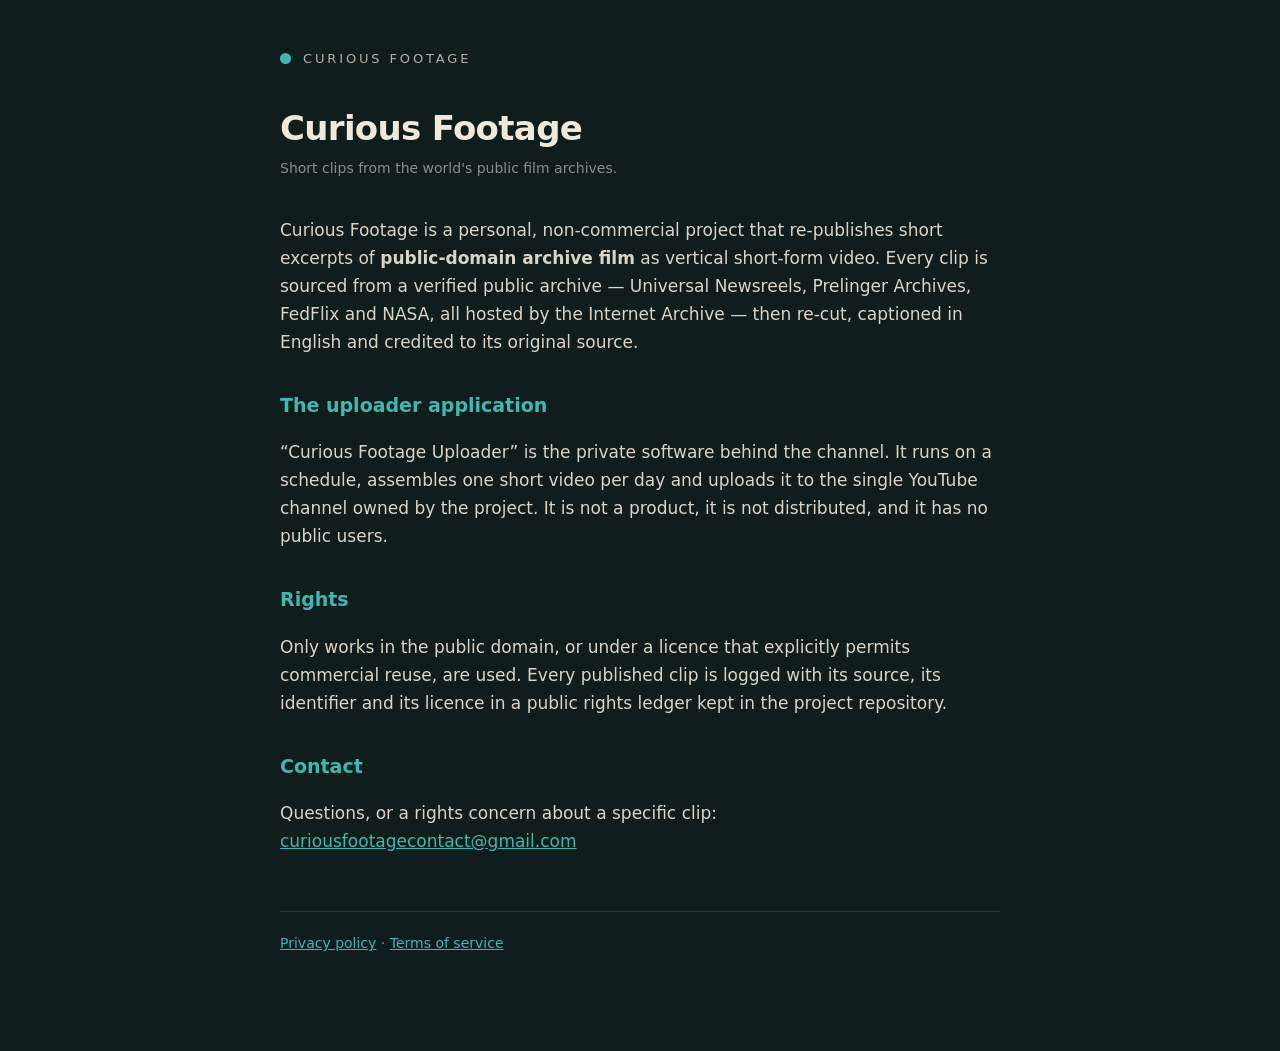
<file: index.html>
<!doctype html>
<html lang="en"><head><meta charset="utf-8">
<meta name="viewport" content="width=device-width,initial-scale=1">
<title>Home — Curious Footage</title>
<link rel="stylesheet" href="style.css"></head><body><main>
<div class="brand"><span class="dot"></span>Curious Footage</div>
<h1>Curious Footage</h1>
<p class="date">Short clips from the world's public film archives.</p>

<p>Curious Footage is a personal, non-commercial project that re-publishes short
excerpts of <strong>public-domain archive film</strong> as vertical short-form video.
Every clip is sourced from a verified public archive — Universal Newsreels, Prelinger
Archives, FedFlix and NASA, all hosted by the Internet Archive — then re-cut,
captioned in English and credited to its original source.</p>

<h2>The uploader application</h2>
<p>“Curious Footage Uploader” is the private software behind the channel. It runs on a
schedule, assembles one short video per day and uploads it to the single YouTube
channel owned by the project. It is not a product, it is not distributed, and it has
no public users.</p>

<h2>Rights</h2>
<p>Only works in the public domain, or under a licence that explicitly permits
commercial reuse, are used. Every published clip is logged with its source, its
identifier and its licence in a public rights ledger kept in the project repository.</p>

<h2>Contact</h2>
<p>Questions, or a rights concern about a specific clip:
<a href="mailto:curiousfootagecontact@gmail.com">curiousfootagecontact@gmail.com</a></p>

<footer>
  <a href="privacy.html">Privacy policy</a> · <a href="terms.html">Terms of service</a>
</footer>
</main></body></html>
</file>
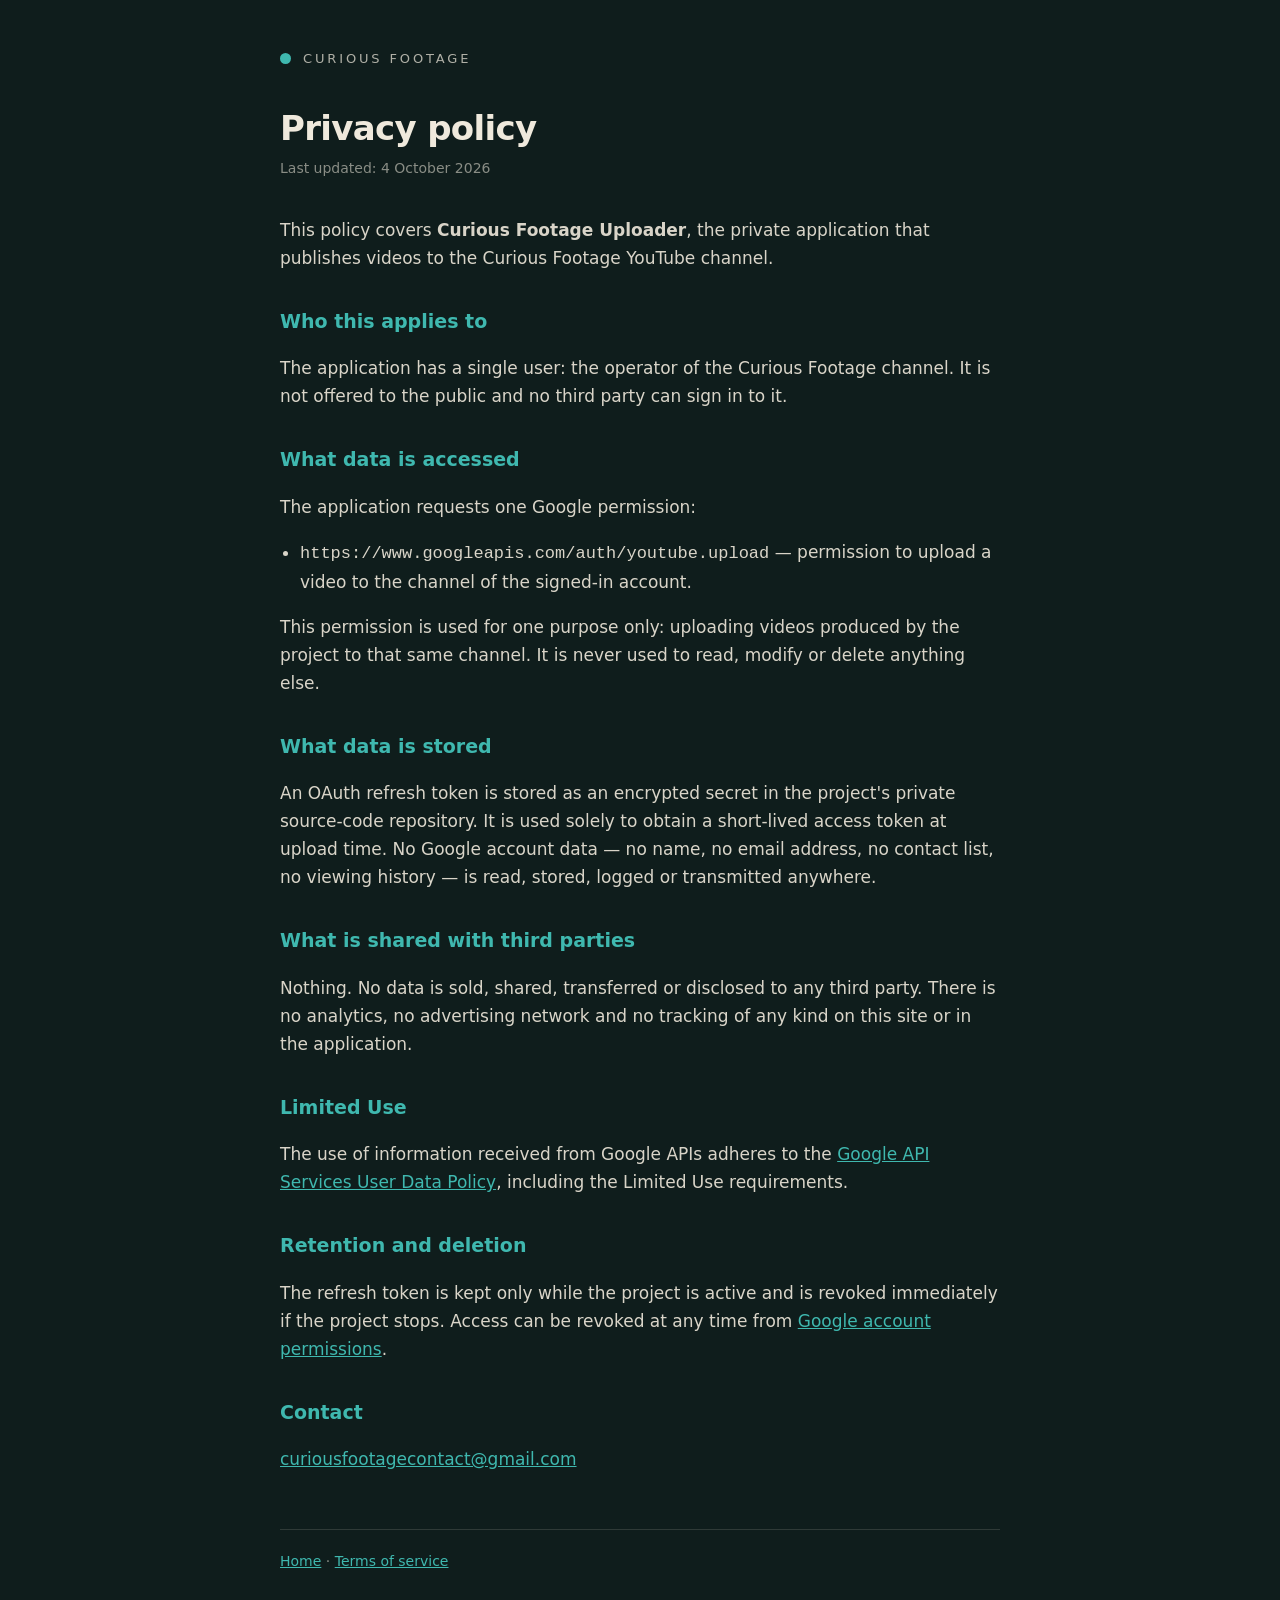
<file: privacy.html>
<!doctype html>
<html lang="en"><head><meta charset="utf-8">
<meta name="viewport" content="width=device-width,initial-scale=1">
<title>Privacy policy — Curious Footage</title>
<link rel="stylesheet" href="style.css"></head><body><main>
<div class="brand"><span class="dot"></span>Curious Footage</div>
<h1>Privacy policy</h1>
<p class="date">Last updated: 4 October 2026</p>

<p>This policy covers <strong>Curious Footage Uploader</strong>, the private application that publishes videos to the Curious Footage YouTube channel.</p>

<h2>Who this applies to</h2>
<p>The application has a single user: the operator of the Curious Footage channel. It is not offered to the public and
no third party can sign in to it.</p>

<h2>What data is accessed</h2>
<p>The application requests one Google permission:</p>
<ul>
  <li><code>https://www.googleapis.com/auth/youtube.upload</code> — permission to upload
      a video to the channel of the signed-in account.</li>
</ul>
<p>This permission is used for one purpose only: uploading videos produced by the
project to that same channel. It is never used to read, modify or delete anything else.</p>

<h2>What data is stored</h2>
<p>An OAuth refresh token is stored as an encrypted secret in the project's private source-code repository. It is used solely to obtain a short-lived access token at upload
time. No Google account data — no name, no email address, no contact list, no viewing
history — is read, stored, logged or transmitted anywhere.</p>

<h2>What is shared with third parties</h2>
<p>Nothing. No data is sold, shared, transferred or disclosed to any third party. There
is no analytics, no advertising network and no tracking of any kind on this site or in
the application.</p>

<h2>Limited Use</h2>
<p>The use of information received from Google APIs adheres to the
<a href="https://developers.google.com/terms/api-services-user-data-policy">Google API
Services User Data Policy</a>, including the Limited Use requirements.</p>

<h2>Retention and deletion</h2>
<p>The refresh token is kept only while the project is active and is revoked
immediately if the project stops. Access can be revoked at any time from
<a href="https://myaccount.google.com/permissions">Google account permissions</a>.</p>

<h2>Contact</h2>
<p><a href="mailto:curiousfootagecontact@gmail.com">curiousfootagecontact@gmail.com</a></p>

<footer><a href="index.html">Home</a> · <a href="terms.html">Terms of service</a></footer>
</main></body></html>
</file>
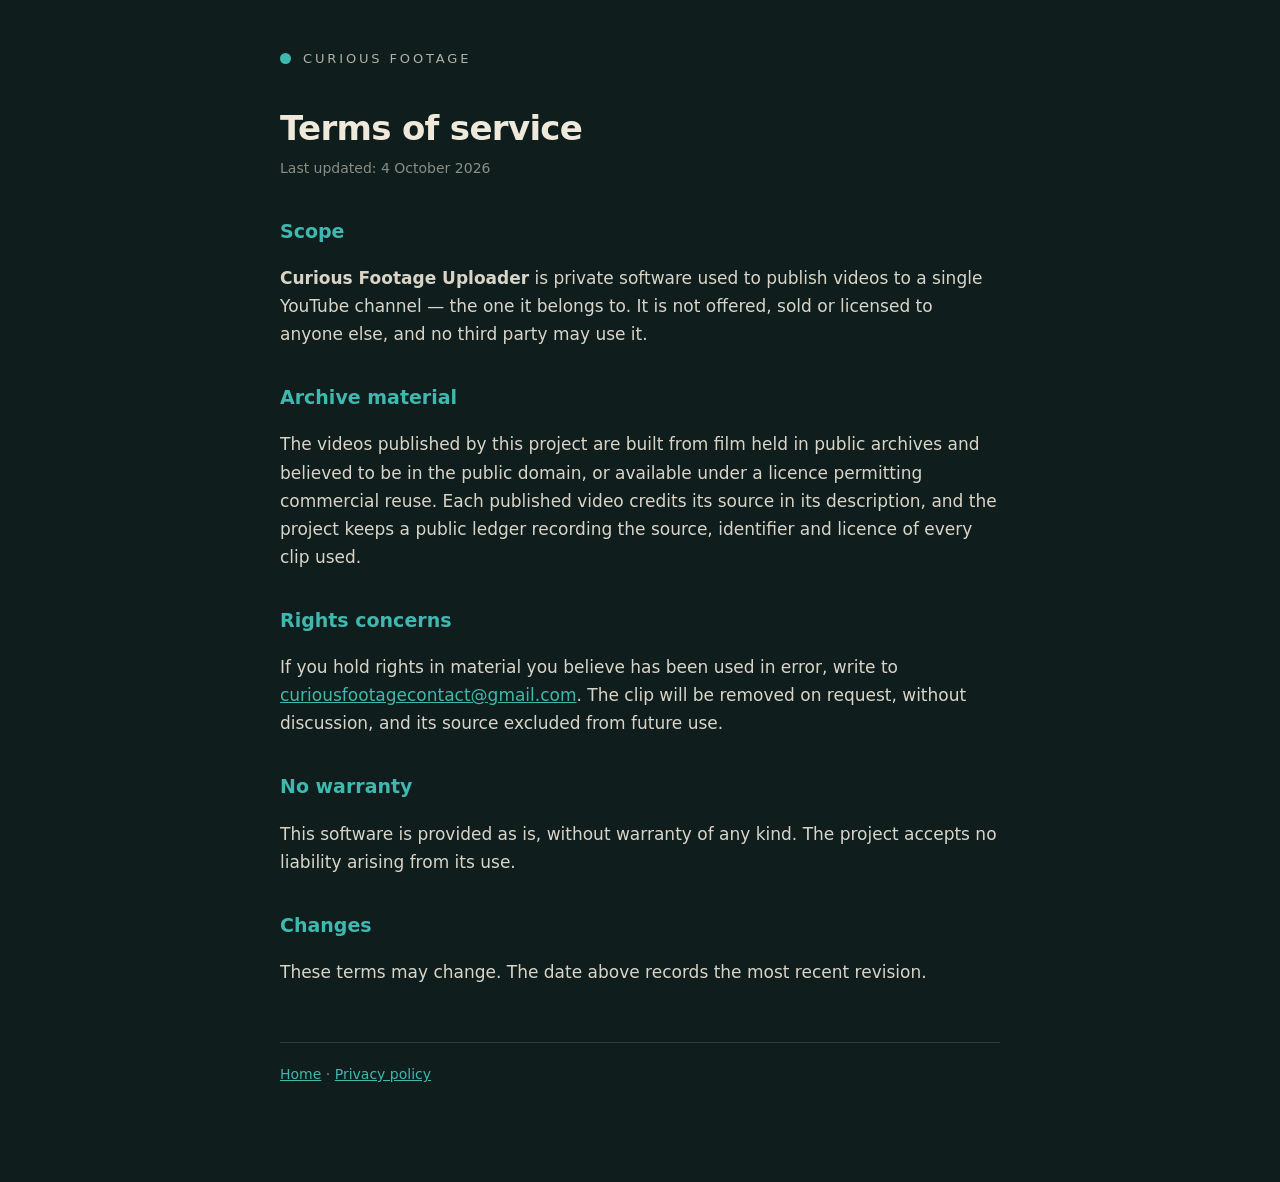
<file: terms.html>
<!doctype html>
<html lang="en"><head><meta charset="utf-8">
<meta name="viewport" content="width=device-width,initial-scale=1">
<title>Terms of service — Curious Footage</title>
<link rel="stylesheet" href="style.css"></head><body><main>
<div class="brand"><span class="dot"></span>Curious Footage</div>
<h1>Terms of service</h1>
<p class="date">Last updated: 4 October 2026</p>

<h2>Scope</h2>
<p><strong>Curious Footage Uploader</strong> is private software used to publish videos to a
single YouTube channel — the one it belongs to. It is not offered, sold or licensed to
anyone else, and no third party may use it.</p>

<h2>Archive material</h2>
<p>The videos published by this project are built from film held in public archives and
believed to be in the public domain, or available under a licence permitting commercial
reuse. Each published video credits its source in its description, and the project keeps
a public ledger recording the source, identifier and licence of every clip used.</p>

<h2>Rights concerns</h2>
<p>If you hold rights in material you believe has been used in error, write to
<a href="mailto:curiousfootagecontact@gmail.com">curiousfootagecontact@gmail.com</a>. The clip will be
removed on request, without discussion, and its source excluded from future use.</p>

<h2>No warranty</h2>
<p>This software is provided as is, without warranty of any kind. The project accepts
no liability arising from its use.</p>

<h2>Changes</h2>
<p>These terms may change. The date above records the most recent revision.</p>

<footer><a href="index.html">Home</a> · <a href="privacy.html">Privacy policy</a></footer>
</main></body></html>
</file>
<file: style.css>
:root{--ink:#0F1D1C;--cream:#EFE9DC;--teal:#3FB8AF}
*{box-sizing:border-box}
body{margin:0;padding:48px 20px 96px;background:var(--ink);color:var(--cream);
  font-family:ui-sans-serif,system-ui,-apple-system,"Segoe UI",Helvetica,Arial,sans-serif;
  line-height:1.65;font-size:17px}
main{max-width:720px;margin:0 auto}
.brand{display:flex;align-items:center;gap:12px;font-size:13px;letter-spacing:.22em;
  text-transform:uppercase;color:rgba(239,233,220,.72);margin-bottom:40px}
.dot{width:11px;height:11px;border-radius:50%;background:var(--teal);flex:none}
h1{font-size:34px;line-height:1.15;letter-spacing:-.02em;margin:0 0 8px}
.date{font-size:14px;color:rgba(239,233,220,.55);margin:0 0 36px}
h2{font-size:19px;margin:34px 0 10px;color:var(--teal)}
p,li{color:rgba(239,233,220,.9)}
ul{padding-left:20px}
a{color:var(--teal)}
footer{margin-top:56px;padding-top:20px;border-top:1px solid rgba(239,233,220,.14);
  font-size:14px;color:rgba(239,233,220,.55)}
</file>
